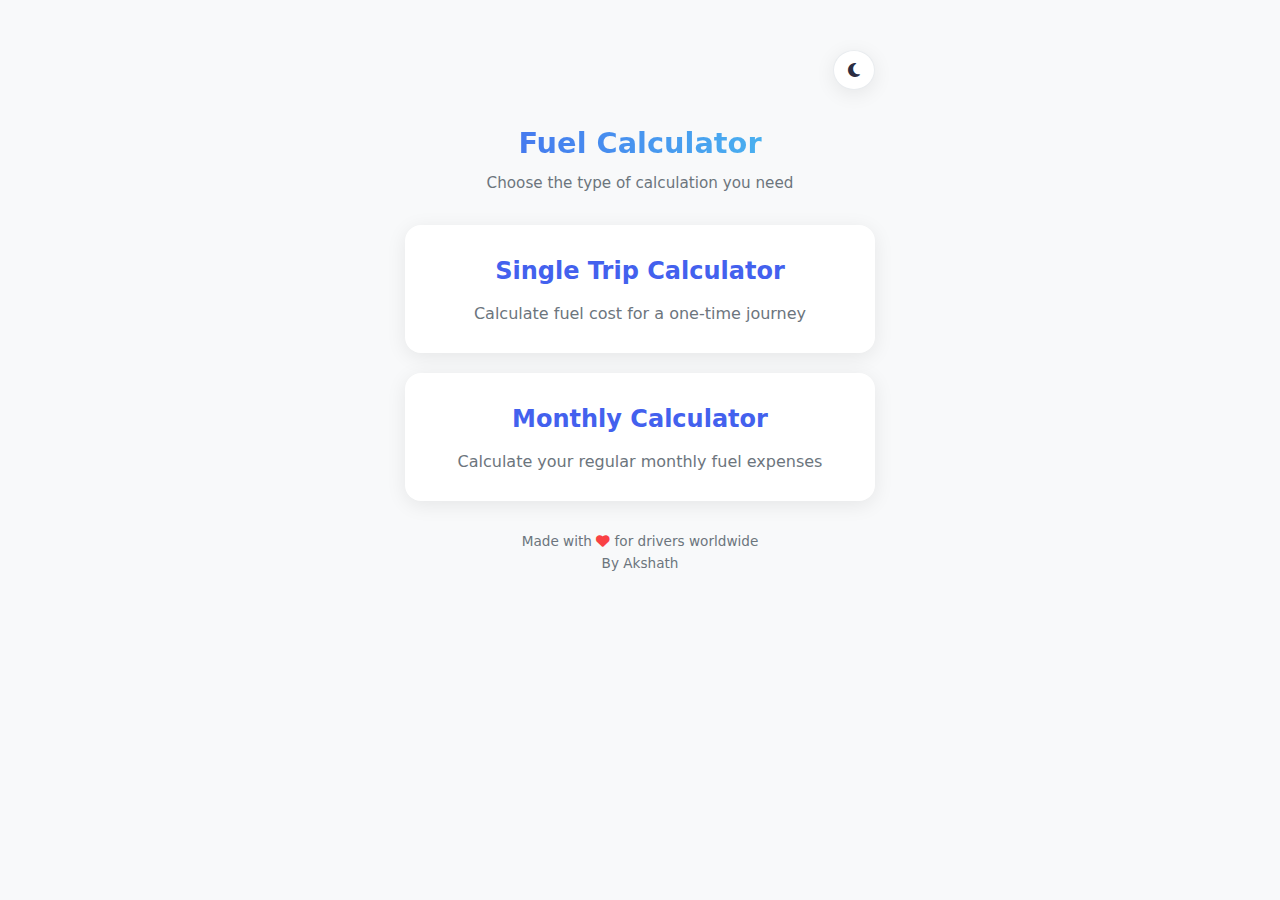
<file: index.html>
<!DOCTYPE html>
<html lang="en">
<head>
    <meta charset="UTF-8">
    <meta name="viewport" content="width=device-width, initial-scale=1.0">
    <title>Fuel Calculator - Home</title>
    <link rel="stylesheet" href="https://cdnjs.cloudflare.com/ajax/libs/font-awesome/6.4.0/css/all.min.css">
    <link rel="stylesheet" href="style.css">
    <style>
        .option-cards {
            display: flex;
            flex-direction: column;
            gap: 20px;
            margin-top: 30px;
        }
        
        .option-card {
            background: var(--card-bg);
            padding: 25px;
            border-radius: 16px;
            box-shadow: var(--shadow);
            transition: var(--transition);
            text-align: center;
            cursor: pointer;
            border: 2px solid transparent;
        }
        
        .option-card:hover {
            transform: translateY(-5px);
            border-color: var(--primary-color);
        }
        
        .option-card i {
            font-size: 2.5rem;
            color: var(--primary-color);
            margin-bottom: 15px;
        }
        
        .option-card h2 {
            margin-bottom: 10px;
            color: var(--primary-color);
        }
        
        .option-card p {
            color: var(--text-light);
        }
    </style>
</head>
<body>
    <div class="container">
        <header>
            <div></div>
            <button class="theme-toggle" id="themeToggle">
                <i class="fas fa-moon"></i>
            </button>
        </header>
        
        <h1>Fuel Calculator</h1>
        <p class="subtitle">Choose the type of calculation you need</p>
        
        <div class="option-cards">
            <div class="option-card" onclick="window.location.href='single-trip.html'">
                
                <h2>Single Trip Calculator</h2>
                <p>Calculate fuel cost for a one-time journey</p>
            </div>
            
            <div class="option-card" onclick="window.location.href='monthly.html'">
                
                <h2>Monthly Calculator</h2>
                <p>Calculate your regular monthly fuel expenses</p>
            </div>
        </div>
        
        <div class="footer">
            <p>Made with <i class="fas fa-heart" style="color: var(--error-color);"></i> for drivers worldwide</p>
            <p>By Akshath</p>
        </div>
    </div>

    <script src="script.js"></script>
</body>
</html>
</file>
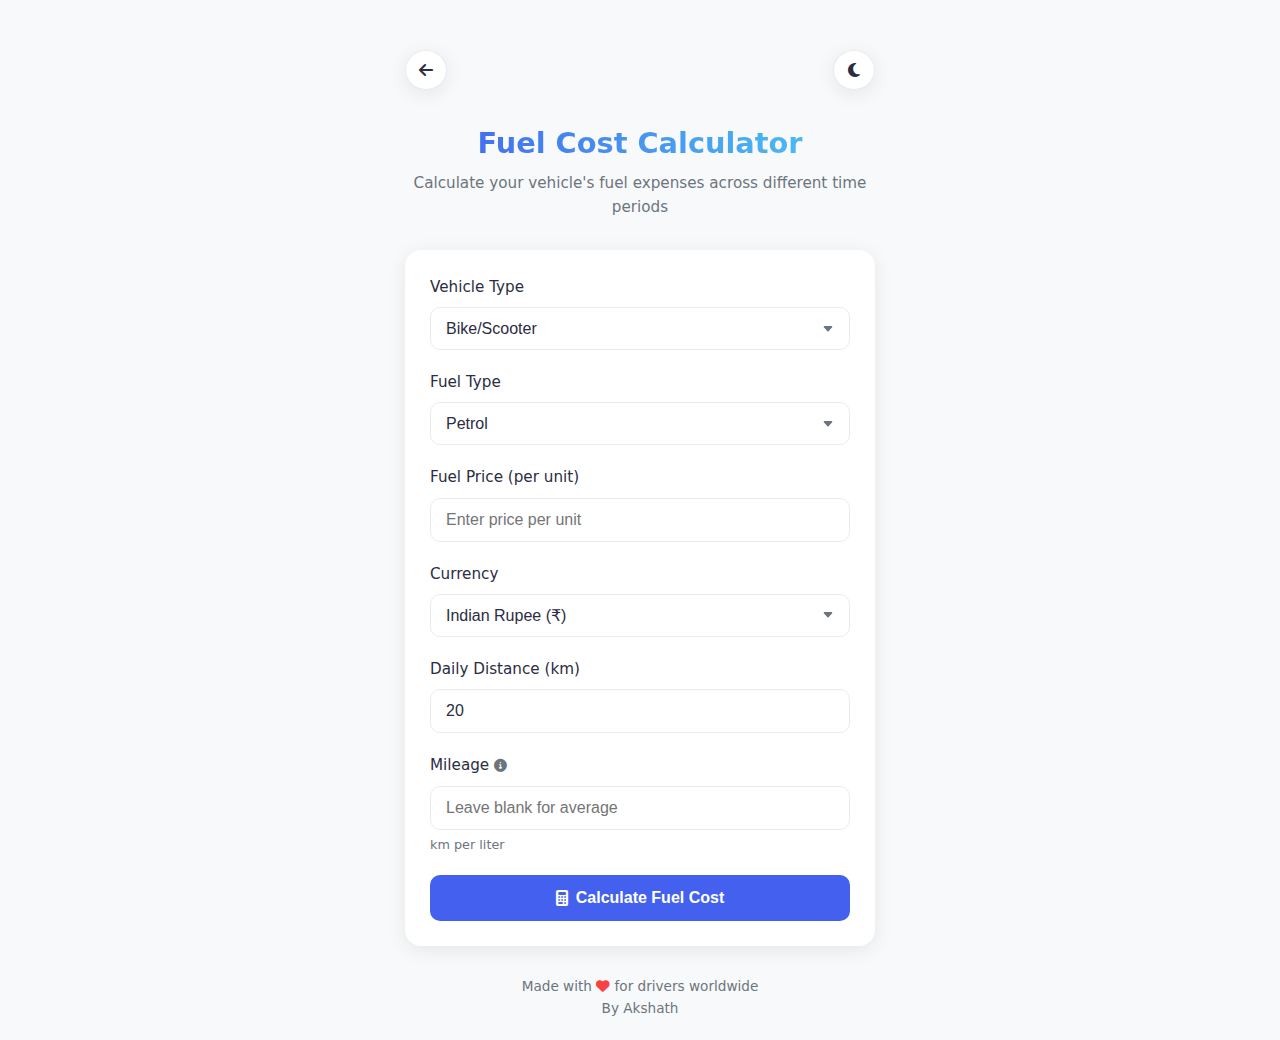
<file: monthly.html>
<!DOCTYPE html>
<html lang="en">
<head>
    <meta charset="UTF-8">
    <meta name="viewport" content="width=device-width, initial-scale=1.0">
    <title>Fuel Cost Calculator</title>
    <link rel="stylesheet" href="https://cdnjs.cloudflare.com/ajax/libs/font-awesome/6.4.0/css/all.min.css">
    <link rel="stylesheet" href="style.css">
</head>
<body>
    <div class="container">
       
        <header>
            <button class="back-button" onclick="window.location.href='index.html'">
                <i class="fas fa-arrow-left"></i>
            </button>
            <div></div>
             <!-- Empty div for spacing -->
              
            <button class="theme-toggle" id="themeToggle">
                <i class="fas fa-moon"></i>
            </button>
        </header>
        
        <h1>Fuel Cost Calculator</h1>
        <p class="subtitle">Calculate your vehicle's fuel expenses across different time periods</p>
        
        <div class="calculator">
            <div class="form-group">
                <label for="vehicleType">Vehicle Type</label>
                <select id="vehicleType">
                    <option value="bike">Bike/Scooter</option>
                    <option value="auto">Auto Rickshaw</option>
                    <option value="car">Car</option>
                    <option value="truck">Truck</option>
                    <option value="suv">SUV</option>
                </select>
                
            </div>
            
            <div class="form-group">
                <label for="fuelType">Fuel Type</label>
                <select id="fuelType">
                    <option value="petrol">Petrol</option>
                    <option value="diesel">Diesel</option>
                    <option value="cng">CNG</option>
                    <option value="lpg">LPG</option>
                    <option value="electric">Electric</option>
                </select>
                
            </div>
            
            <div class="form-group">
                <label for="fuelPrice">Fuel Price (per unit)</label>
                <input type="number" id="fuelPrice" min="0" placeholder="Enter price per unit">

            </div>
            
            <div class="form-group">
                <label for="currency">Currency</label>
                <select id="currency">
                    <option value="₹">Indian Rupee (₹)</option>
                    <option value="$">US Dollar ($)</option>
                    <option value="€">Euro (€)</option>
                    <option value="£">British Pound (£)</option>
                    <option value="¥">Japanese Yen (¥)</option>
                    <option value="A$">Australian Dollar (A$)</option>
                    <option value="C$">Canadian Dollar (C$)</option>
                    <option value="R">South African Rand (R)</option>
                    <option value="AED">UAE Dirham (AED)</option>
                    <option value="SAR">Saudi Riyal (SAR)</option>
                </select>
                
            </div>
            
            <div class="form-group">
                <label for="dailyKm">Daily Distance (km)</label>
                <input type="number" id="dailyKm" value="20" min="1">
                
            </div>
            
            <div class="form-group">
                <label for="mileage">
                    <span>Mileage 
                        <span class="tooltip">
                            <i class="fas fa-info-circle" style="color: var(--text-light); font-size: 0.8rem;"></i>
                            <span class="tooltiptext">Leave blank to use average mileage for your vehicle type</span>
                        </span>
                    </span>
                </label>
                <input type="number" id="mileage" placeholder="Leave blank for average">
                <small id="mileageUnit">km per liter</small>
            </div>
            
            <button id="calculateBtn" onclick="calculateFuelCost()">
                <i class="fas fa-calculator"></i> Calculate Fuel Cost
            </button>
            <div class="error-message" id="errorMessage"></div>
            <div class="success-message" id="successMessage">
                <i class="fas fa-check-circle"></i> Calculation complete! Scroll down to view results.
            </div>
            
            <div class="result" id="result">
                <h3><i class="fas fa-chart-line"></i> Your Estimated Fuel Costs</h3>
                
                <div class="cost-item fade-in">
                    <span class="cost-label"><i class="fas fa-calendar-day"></i> Daily Fuel Cost:</span>
                    <span class="cost-value"><span id="currencySymbol1"></span><span id="dailyCost">0</span></span>
                </div>
                
                <div class="cost-item fade-in" style="animation-delay: 0.1s;">
                    <span class="cost-label"><i class="fas fa-calendar-week"></i> Weekly Fuel Cost (7 days):</span>
                    <span class="cost-value"><span id="currencySymbol2"></span><span id="weeklyCost">0</span></span>
                </div>
                
                <div class="cost-item fade-in" style="animation-delay: 0.2s;">
                    <span class="cost-label"><i class="fas fa-calendar-alt"></i> Monthly Fuel Cost (30 days):</span>
                    <span class="cost-value"><span id="currencySymbol3"></span><span id="monthlyCost">0</span></span>
                </div>
                
                <div class="cost-item fade-in" style="animation-delay: 0.3s;">
                    <span class="cost-label"><i class="fas fa-calendar"></i> Yearly Fuel Cost (365 days):</span>
                    <span class="cost-value"><span id="currencySymbol4"></span><span id="yearlyCost">0</span></span>
                </div>
            </div>
        </div>
        
        <div class="footer">
            <p>Made with <i class="fas fa-heart" style="color: var(--error-color);"></i> for drivers worldwide</p>
            <p>By Akshath</p>
        </div>
    </div>

    <script src="script.js"></script>
</body>
</html>
</file>
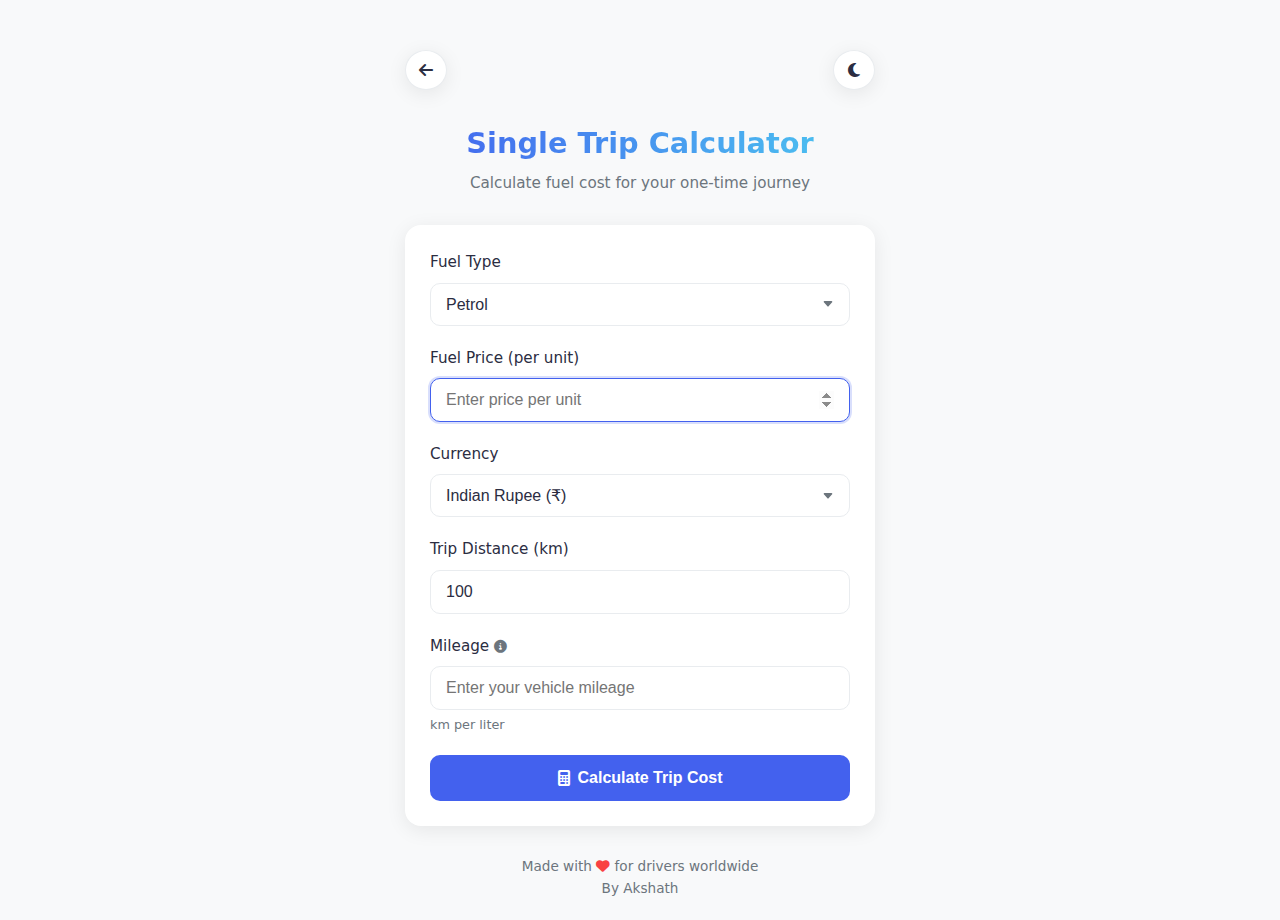
<file: single-trip.html>
<!DOCTYPE html>
<html lang="en">
<head>
    <meta charset="UTF-8">
    <meta name="viewport" content="width=device-width, initial-scale=1.0">
    <title>Fuel Calculator - Single Trip</title>
    <link rel="stylesheet" href="https://cdnjs.cloudflare.com/ajax/libs/font-awesome/6.4.0/css/all.min.css">
    <link rel="stylesheet" href="style.css">
</head>
<body>
    <div class="container">
        <header>
            <button class="back-button" onclick="window.location.href='index.html'">
                <i class="fas fa-arrow-left"></i>
            </button>
            <button class="theme-toggle" id="themeToggle">
                <i class="fas fa-moon"></i>
            </button>
        </header>
        
        <h1>Single Trip Calculator</h1>
        <p class="subtitle">Calculate fuel cost for your one-time journey</p>
        
        <div class="calculator">
            <div class="form-group">
                <label for="fuelType">Fuel Type</label>
                <select id="fuelType">
                    <option value="petrol">Petrol</option>
                    <option value="diesel">Diesel</option>
                    <option value="cng">CNG</option>
                    <option value="lpg">LPG</option>
                    <option value="electric">Electric</option>
                </select>
                
            </div>
            
            <div class="form-group">
                <label for="fuelPrice">Fuel Price (per unit)</label>
                <input type="number" id="fuelPrice" min="0" placeholder="Enter price per unit">
            </div>
            
            <div class="form-group">
                <label for="currency">Currency</label>
                <select id="currency">
                    <option value="₹">Indian Rupee (₹)</option>
                    <option value="$">US Dollar ($)</option>
                    <option value="€">Euro (€)</option>
                    <option value="£">British Pound (£)</option>
                    <option value="¥">Japanese Yen (¥)</option>
                    <option value="A$">Australian Dollar (A$)</option>
                    <option value="C$">Canadian Dollar (C$)</option>
                    <option value="R">South African Rand (R)</option>
                    <option value="AED">UAE Dirham (AED)</option>
                    <option value="SAR">Saudi Riyal (SAR)</option>
                </select>
                
            </div>
            
            <div class="form-group">
                <label for="tripDistance">Trip Distance (km)</label>
                <input type="number" id="tripDistance" value="100" min="1">
            </div>
            
            <div class="form-group">
                <label for="mileage">
                    <span>Mileage 
                        <span class="tooltip">
                            <i class="fas fa-info-circle" style="color: var(--text-light); font-size: 0.8rem;"></i>
                            <span class="tooltiptext">Enter your vehicle's mileage for accurate calculation</span>
                        </span>
                    </span>
                </label>
                <input type="number" id="mileage" placeholder="Enter your vehicle mileage">
                <small id="mileageUnit">km per liter</small>
            </div>
            
            <button id="calculateBtn" onclick="calculateTripCost()">
                <i class="fas fa-calculator"></i> Calculate Trip Cost
            </button>
            <div class="error-message" id="errorMessage"></div>
            
            <div class="result" id="result">
                <h3><i class="fas fa-receipt"></i> Your Trip Cost</h3>
                
                <div class="cost-item fade-in">
                    <span class="cost-label"><i class="fas fa-gas-pump"></i> Fuel Needed:</span>
                    <span class="cost-value"><span id="fuelNeeded">0</span> <span id="fuelUnit">liters</span></span>
                </div>
                
                <div class="cost-item fade-in" style="animation-delay: 0.1s;">
                    <span class="cost-label"><i class="fas fa-money-bill-wave"></i> Total Cost:</span>
                    <span class="cost-value"><span id="currencySymbol"></span><span id="tripCost">0</span></span>
                </div>
            </div>
        </div>
        
        <div class="footer">
            <p>Made with <i class="fas fa-heart" style="color: var(--error-color);"></i> for drivers worldwide</p>
            <p>By Akshath</p>
        </div>
    </div>

    <script src="script.js"></script>
    <script>
        // Update mileage unit based on fuel type
        function updateMileageUnit() {
            const fuelType = document.getElementById('fuelType').value;
            const unitElement = document.getElementById('mileageUnit');
            const fuelUnitElement = document.getElementById('fuelUnit');
            
            if (fuelType === 'cng') {
                unitElement.textContent = 'km per kg';
                fuelUnitElement.textContent = 'kg';
            } else if (fuelType === 'electric') {
                unitElement.textContent = 'km per kWh';
                fuelUnitElement.textContent = 'kWh';
            } else {
                unitElement.textContent = 'km per liter';
                fuelUnitElement.textContent = 'liters';
            }
        }
        
        // Show error message to user
        function showError(message) {
            const errorElement = document.getElementById('errorMessage');
            
            errorElement.innerHTML = `<i class="fas fa-exclamation-circle"></i> ${message}`;
            errorElement.style.display = 'block';
            
            setTimeout(() => {
                errorElement.style.display = 'none';
            }, 5000);
        }
        
        // Calculate trip costs
        function calculateTripCost() {
            // Get user inputs
            const fuelType = document.getElementById('fuelType').value;
            const fuelPrice = parseFloat(document.getElementById('fuelPrice').value);
            const tripDistance = parseFloat(document.getElementById('tripDistance').value) || 0;
            const currency = document.getElementById('currency').value;
            const mileage = parseFloat(document.getElementById('mileage').value);
            
            // Validate inputs
            if (isNaN(fuelPrice) || fuelPrice <= 0) {
                showError("Please enter a valid fuel price");
                return;
            }
            
            if (tripDistance <= 0) {
                showError("Please enter a valid trip distance");
                return;
            }
            
            if (!mileage || mileage <= 0) {
                showError("Please enter your vehicle's mileage");
                return;
            }
            
            // Calculate costs
            const fuelNeeded = tripDistance / mileage;
            const tripCost = fuelNeeded * fuelPrice;
            
            // Update currency symbol
            document.getElementById('currencySymbol').textContent = currency;
            
            // Display results
            document.getElementById('fuelNeeded').textContent = fuelNeeded.toFixed(2);
            document.getElementById('tripCost').textContent = tripCost.toFixed(2);
            
            // Show result section with animation
            const resultElement = document.getElementById('result');
            resultElement.style.display = 'block';
            
            // Reset animations
            const costItems = document.querySelectorAll('.cost-item');
            costItems.forEach(item => {
                item.style.animation = 'none';
                void item.offsetHeight; // Trigger reflow
                item.style.animation = '';
            });
        }
        
        // Initialize - set up event listeners
        window.onload = function() {
            checkTheme();
            updateMileageUnit();
            
            // Set up event listeners
            document.getElementById('themeToggle').addEventListener('click', toggleTheme);
            document.getElementById('fuelType').addEventListener('change', updateMileageUnit);
            document.getElementById('fuelPrice').focus();
            
            // Add animation to calculator on load
            const calculator = document.querySelector('.calculator');
            calculator.style.opacity = 0;
            calculator.style.transform = 'translateY(20px)';
            calculator.style.transition = 'opacity 0.5s ease, transform 0.5s ease';
            
            setTimeout(() => {
                calculator.style.opacity = 1;
                calculator.style.transform = 'translateY(0)';
            }, 100);
        };
    </script>
</body>
</html>
</file>
<file: style.css>
:root {
    --primary-color: #4361ee;
    --primary-dark: #3a56d4;
    --text-color: #2b2d42;
    --bg-color: #f8f9fa;
    --card-bg: #ffffff;
    --border-color: #e9ecef;
    --shadow: 0 4px 20px rgba(0, 0, 0, 0.08);
    --success-color: #4cc9f0;
    --warning-color: #f8961e;
    --error-color: #f94144;
    --text-light: #6c757d;
    --transition: all 0.3s ease;
}

[data-theme="dark"] {
    --primary-color: #4895ef;
    --primary-dark: #3a7bd5;
    --text-color: #f8f9fa;
    --bg-color: #121212;
    --card-bg: #1e1e1e;
    --border-color: #333333;
    --shadow: 0 4px 20px rgba(0, 0, 0, 0.3);
    --text-light: #adb5bd;
}

* {
    margin: 0;
    padding: 0;
    box-sizing: border-box;
}

body {
    font-family: 'Segoe UI', 'Inter', system-ui, -apple-system, sans-serif;
    background-color: var(--bg-color);
    color: var(--text-color);
    line-height: 1.6;
    transition: var(--transition);
    min-height: 100vh;
    padding: 20px;
}

.container {
    max-width: 500px;
    margin: 0 auto;
    padding: 0 15px;
}

header {
    display: flex;
    justify-content: space-between;
    align-items: center;
    margin-bottom: 30px;
    padding-top: 20px;
}

h1 {
    font-size: 1.8rem;
    font-weight: 700;
    color: var(--primary-color);
    margin-bottom: 5px;
    background: linear-gradient(90deg, var(--primary-color), var(--success-color));
    -webkit-background-clip: text;
    background-clip: text;
    -webkit-text-fill-color: transparent;
    text-align: center;
}

.subtitle {
    color: var(--text-light);
    text-align: center;
    font-size: 0.95rem;
    margin-bottom: 30px;
}

.theme-toggle {
    background: var(--card-bg);
    border: 1px solid var(--border-color);
    color: var(--text-color);
    width: 40px;
    height: 40px;
    border-radius: 50%;
    display: flex;
    align-items: center;
    justify-content: center;
    cursor: pointer;
    transition: var(--transition);
    box-shadow: var(--shadow);
}

.theme-toggle:hover {
    transform: scale(1.05);
}

.calculator {
    background: var(--card-bg);
    padding: 25px;
    border-radius: 16px;
    box-shadow: var(--shadow);
    transition: var(--transition);
    margin-bottom: 30px;
}

.form-group {
    margin-bottom: 20px;
    position: relative;
}

label {
    display: block;
    margin-bottom: 8px;
    font-weight: 500;
    color: var(--text-color);
    font-size: 0.95rem;
}

select, input {
    width: 100%;
    padding: 12px 15px;
    border: 1px solid var(--border-color);
    border-radius: 10px;
    font-size: 1rem;
    background: var(--card-bg);
    color: var(--text-color);
    transition: var(--transition);
    appearance: none;
}

select:focus, input:focus {
    outline: none;
    border-color: var(--primary-color);
    box-shadow: 0 0 0 2px rgba(67, 97, 238, 0.2);
}

select {
    background-image: url("data:image/svg+xml,%3Csvg xmlns='http://www.w3.org/2000/svg' width='16' height='16' fill='%236c757d' viewBox='0 0 16 16'%3E%3Cpath d='M7.247 11.14 2.451 5.658C1.885 5.013 2.345 4 3.204 4h9.592a1 1 0 0 1 .753 1.659l-4.796 5.48a1 1 0 0 1-1.506 0z'/%3E%3C/svg%3E");
    background-repeat: no-repeat;
    background-position: right 15px center;
    background-size: 12px;
}

.input-icon {
    position: absolute;
    right: 15px;
    top: 38px;
    color: var(--text-light);
}

small {
    color: var(--text-light);
    font-size: 0.8rem;
    display: block;
    margin-top: 5px;
}

button {
    background-color: var(--primary-color);
    color: white;
    border: none;
    padding: 14px 20px;
    width: 100%;
    border-radius: 10px;
    font-size: 1rem;
    font-weight: 600;
    cursor: pointer;
    margin-top: 10px;
    transition: var(--transition);
    display: flex;
    align-items: center;
    justify-content: center;
    gap: 8px;
}

button:hover {
    background-color: var(--primary-dark);
    transform: translateY(-2px);
}

button:active {
    transform: translateY(0);
}

.result {
    margin-top: 25px;
    padding: 25px;
    background: linear-gradient(135deg, rgba(67, 97, 238, 0.1), rgba(76, 201, 240, 0.1));
    border-radius: 16px;
    display: none;
    border: 1px solid var(--border-color);
    transition: var(--transition);
}

.result h3 {
    margin-top: 0;
    margin-bottom: 20px;
    color: var(--primary-color);
    font-size: 1.3rem;
    display: flex;
    align-items: center;
    gap: 10px;
}

.cost-item {
    display: flex;
    justify-content: space-between;
    margin-bottom: 15px;
    padding-bottom: 15px;
    border-bottom: 1px solid rgba(67, 97, 238, 0.1);
}

.cost-item:last-child {
    margin-bottom: 0;
    padding-bottom: 0;
    border-bottom: none;
}

.cost-label {
    font-weight: 500;
    display: flex;
    align-items: center;
    gap: 8px;
}

.cost-value {
    font-weight: 700;
    color: var(--primary-color);
}

.footer {
    text-align: center;
    margin-top: 30px;
    font-size: 0.85rem;
    color: var(--text-light);
}

.error-message {
    color: var(--error-color);
    margin-top: 15px;
    font-size: 0.9rem;
    display: none;
    padding: 10px 15px;
    background-color: rgba(249, 65, 68, 0.1);
    border-radius: 8px;
    border-left: 3px solid var(--error-color);
}

.success-message {
    color: var(--success-color);
    margin-top: 15px;
    font-size: 0.9rem;
    display: none;
    padding: 10px 15px;
    background-color: rgba(76, 201, 240, 0.1);
    border-radius: 8px;
    border-left: 3px solid var(--success-color);
}

@media (max-width: 600px) {
    .container {
        padding: 0;
    }
    
    h1 {
        font-size: 1.5rem;
    }
    
    .calculator {
        padding: 20px;
    }
}

/* Animation */
@keyframes fadeIn {
    from { opacity: 0; transform: translateY(10px); }
    to { opacity: 1; transform: translateY(0); }
}

.fade-in {
    animation: fadeIn 0.5s ease forwards;
}

/* Tooltip */
.tooltip {
    position: relative;
    display: inline-block;
    cursor: pointer;
}

.tooltip .tooltiptext {
    visibility: hidden;
    width: 200px;
    background-color: var(--text-color);
    color: var(--bg-color);
    text-align: center;
    border-radius: 6px;
    padding: 8px;
    position: absolute;
    z-index: 1;
    bottom: 125%;
    left: 50%;
    transform: translateX(-50%);
    opacity: 0;
    transition: opacity 0.3s;
    font-size: 0.8rem;
    font-weight: normal;
}

.tooltip:hover .tooltiptext {
    visibility: visible;
    opacity: 1;
}

/* Previous CSS remains the same, add these new styles */

.back-button {
    background: var(--card-bg);
    border: 1px solid var(--border-color);
    color: var(--text-color);
    width: 40px;
    height: 40px;
    border-radius: 50%;
    display: flex;
    align-items: center;
    justify-content: center;
    cursor: pointer;
    transition: var(--transition);
    box-shadow: var(--shadow);
}

.back-button:hover {
    transform: scale(1.05);
}

header {
    display: flex;
    justify-content: space-between;
    align-items: center;
    margin-bottom: 30px;
    padding-top: 20px;
    gap: 10px;
}
</file>
